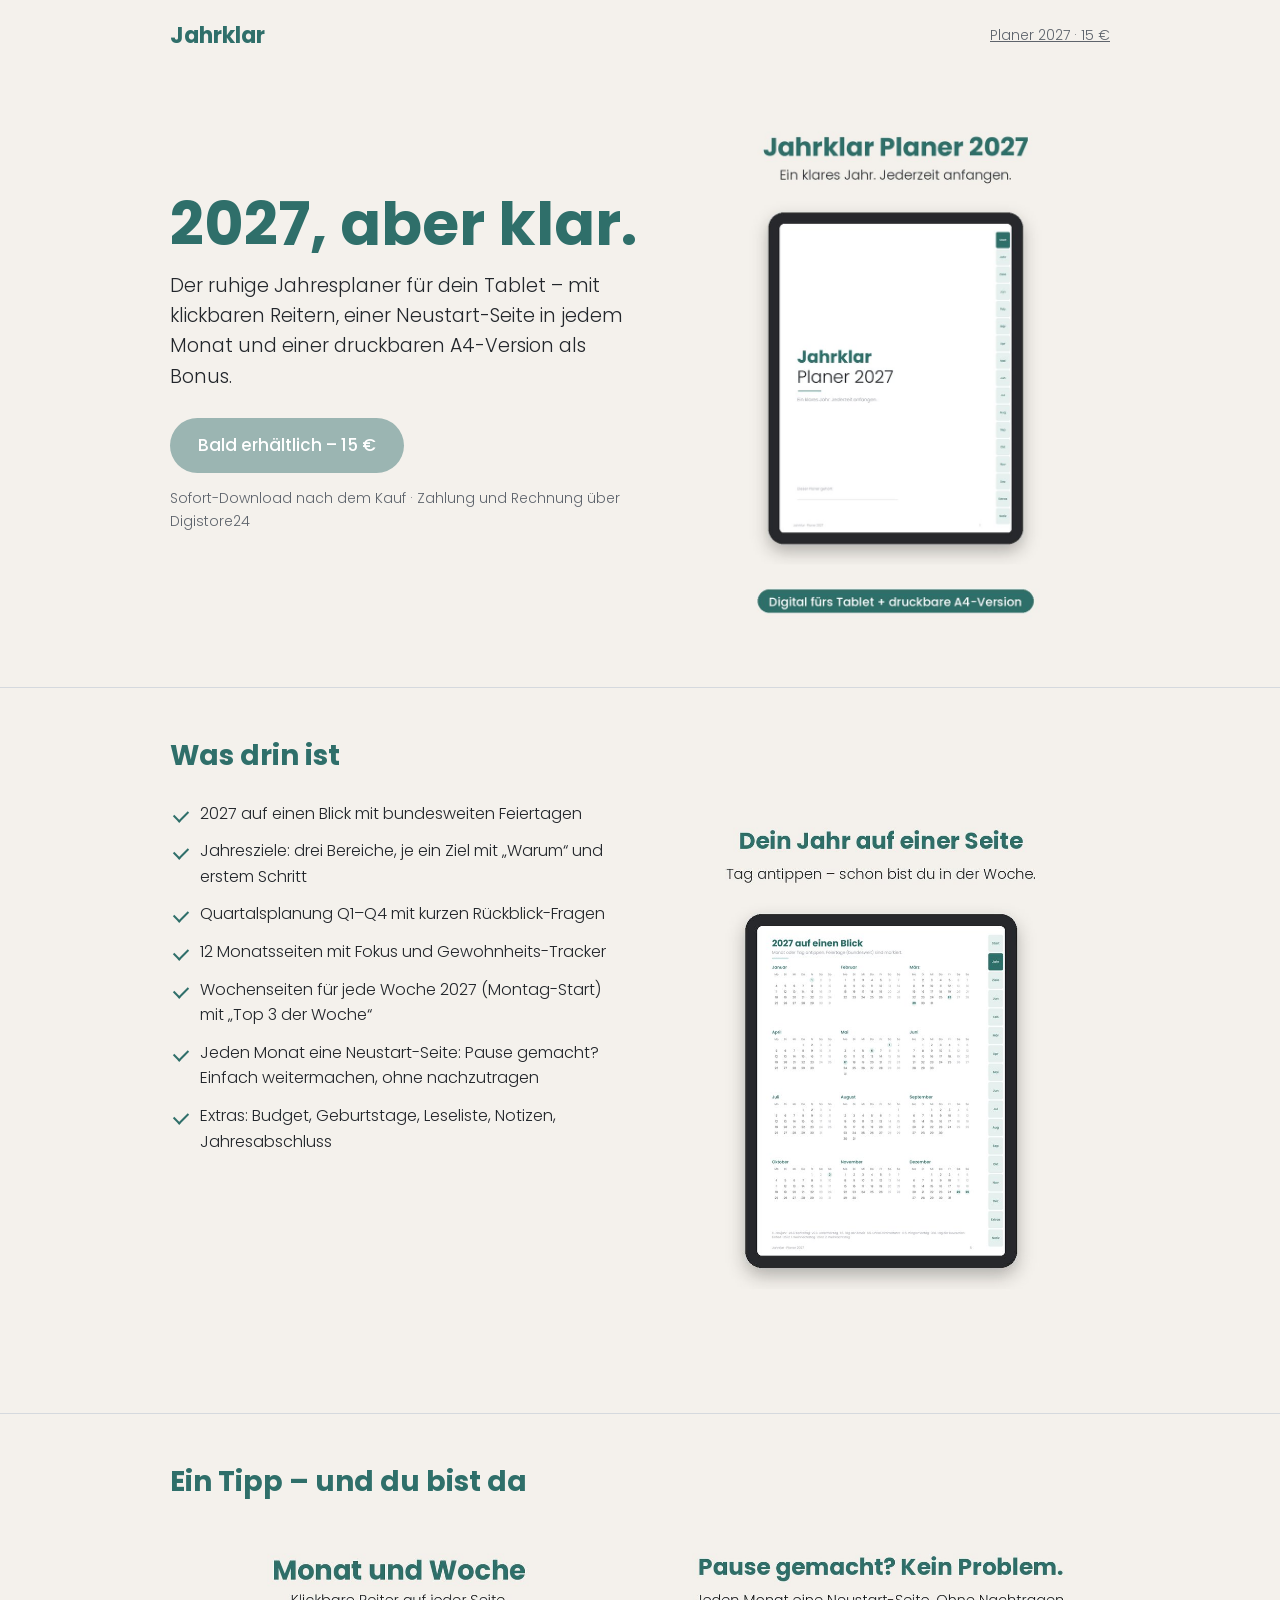
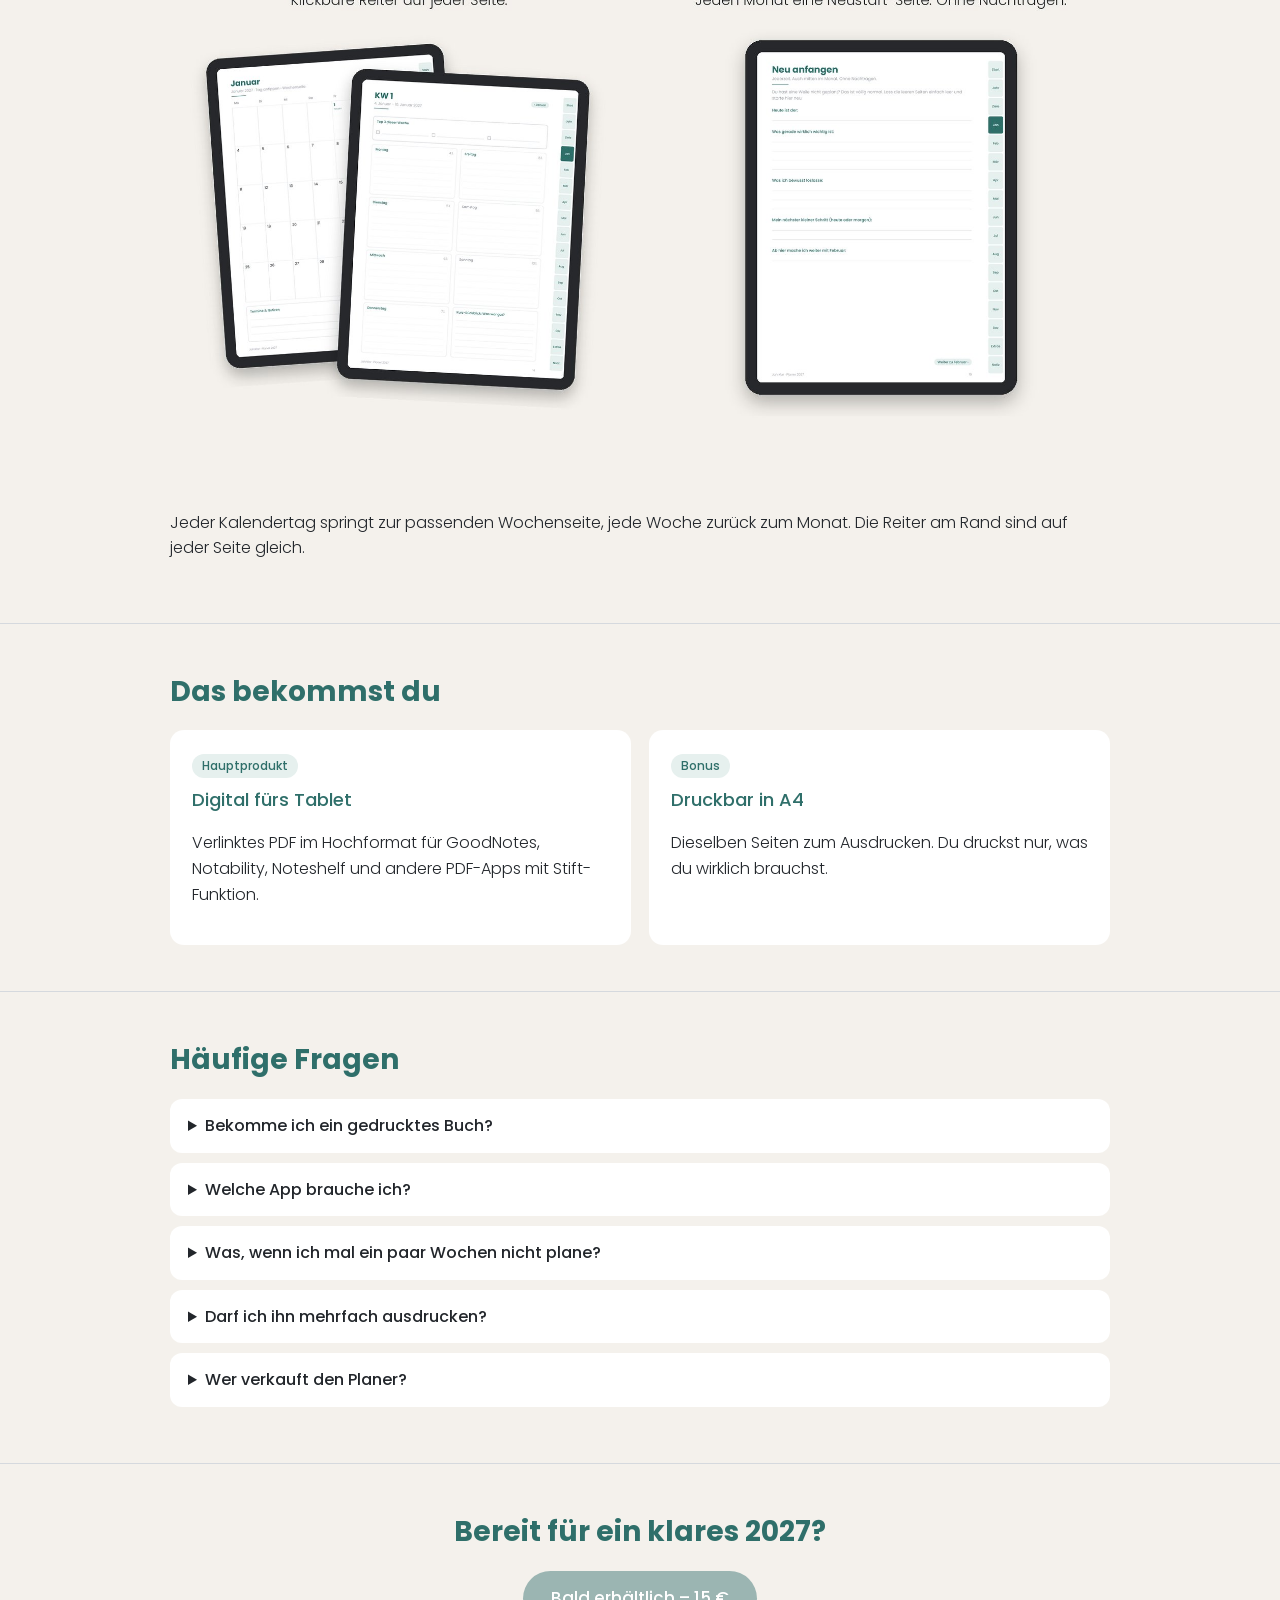
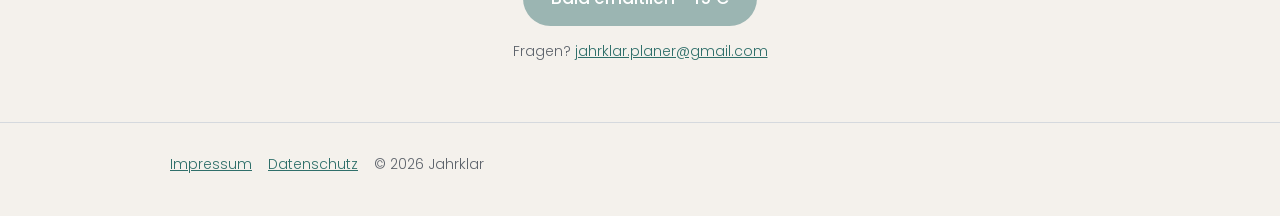
<file: jahrklar-website/index.html>
<!doctype html>
<html lang="de">
<head>
<meta charset="utf-8">
<meta name="viewport" content="width=device-width,initial-scale=1">
<title>Jahrklar Planer 2027 – digitaler Jahresplaner fürs Tablet + druckbar</title>
<meta name="description" content="Jahrklar Planer 2027: ruhiger Jahresplaner für GoodNotes, Notability & Co. mit klickbaren Reitern, plus druckbare A4-Version. Mit Neustart-Seite in jedem Monat.">
<link rel="stylesheet" href="style.css">
</head>
<body>
<header class="top"><div class="wrap"><a class="logo" href="/">Jahrklar</a><a href="#kaufen" class="small">Planer 2027 · 15 €</a></div></header>

<main>
<div class="wrap hero">
  <div>
    <h1>2027, aber klar.</h1>
    <p class="lead">Der ruhige Jahresplaner für dein Tablet – mit klickbaren Reitern, einer Neustart-Seite in jedem Monat und einer druckbaren A4-Version als Bonus.</p>
    <!-- KAUFLINK: sobald das Digistore24-Produkt steht, href eintragen und Klasse "off" entfernen -->
    <a class="btn off" id="kaufen" href="#kaufen" aria-disabled="true">Bald erhältlich – 15 €</a>
    <p class="small">Sofort-Download nach dem Kauf · Zahlung und Rechnung über Digistore24</p>
  </div>
  <img src="img/titel.jpg" alt="Jahrklar Planer 2027 auf einem Tablet: Titelseite mit klickbaren Monatsreitern" width="900" height="1125">
</div>

<section><div class="wrap">
  <h2>Was drin ist</h2>
  <div class="grid">
    <ul class="check">
      <li>2027 auf einen Blick mit bundesweiten Feiertagen</li>
      <li>Jahresziele: drei Bereiche, je ein Ziel mit „Warum“ und erstem Schritt</li>
      <li>Quartalsplanung Q1–Q4 mit kurzen Rückblick-Fragen</li>
      <li>12 Monatsseiten mit Fokus und Gewohnheits-Tracker</li>
      <li>Wochenseiten für jede Woche 2027 (Montag-Start) mit „Top 3 der Woche“</li>
      <li>Jeden Monat eine Neustart-Seite: Pause gemacht? Einfach weitermachen, ohne nachzutragen</li>
      <li>Extras: Budget, Geburtstage, Leseliste, Notizen, Jahresabschluss</li>
    </ul>
    <img src="img/jahr.jpg" alt="Jahresübersicht 2027 im Planer" width="900" height="1125" loading="lazy">
  </div>
</div></section>

<section><div class="wrap">
  <h2>Ein Tipp – und du bist da</h2>
  <div class="grid">
    <img src="img/monat-woche.jpg" alt="Monatsseite und Wochenseite im digitalen Planer" width="900" height="1125" loading="lazy">
    <img src="img/neustart.jpg" alt="Neustart-Seite: Jederzeit neu anfangen" width="900" height="1125" loading="lazy">
  </div>
  <p>Jeder Kalendertag springt zur passenden Wochenseite, jede Woche zurück zum Monat. Die Reiter am Rand sind auf jeder Seite gleich.</p>
</div></section>

<section><div class="wrap">
  <h2>Das bekommst du</h2>
  <div class="cards">
    <div class="card"><span class="tag">Hauptprodukt</span><h3>Digital fürs Tablet</h3><p>Verlinktes PDF im Hochformat für GoodNotes, Notability, Noteshelf und andere PDF-Apps mit Stift-Funktion.</p></div>
    <div class="card"><span class="tag">Bonus</span><h3>Druckbar in A4</h3><p>Dieselben Seiten zum Ausdrucken. Du druckst nur, was du wirklich brauchst.</p></div>
  </div>
</div></section>

<section><div class="wrap">
  <h2>Häufige Fragen</h2>
  <details><summary>Bekomme ich ein gedrucktes Buch?</summary><p>Nein. Du bekommst zwei PDF-Dateien zum Download: eine für dein Tablet und eine zum Ausdrucken.</p></details>
  <details><summary>Welche App brauche ich?</summary><p>Eine PDF-App, die Notizen und Links unterstützt, z. B. GoodNotes, Notability oder Noteshelf. Zum Ausdrucken reicht jeder Drucker.</p></details>
  <details><summary>Was, wenn ich mal ein paar Wochen nicht plane?</summary><p>Dafür gibt es in jedem Monat eine Neustart-Seite. Leere Seiten bleiben einfach leer.</p></details>
  <details><summary>Darf ich ihn mehrfach ausdrucken?</summary><p>Ja, für deinen persönlichen Gebrauch so oft du willst. Weitergabe und Weiterverkauf sind nicht erlaubt.</p></details>
  <details><summary>Wer verkauft den Planer?</summary><p>Der Verkauf läuft über Digistore24 als Wiederverkäufer. Dort bekommst du auch deine Rechnung und die Widerrufsbelehrung.</p></details>
</div></section>

<section class="cta"><div class="wrap">
  <h2>Bereit für ein klares 2027?</h2>
  <a class="btn off" href="#kaufen" aria-disabled="true">Bald erhältlich – 15 €</a>
  <p class="small">Fragen? <a href="mailto:jahrklar.planer@gmail.com">jahrklar.planer@gmail.com</a></p>
</div></section>
</main>

<footer><div class="wrap"><a href="impressum.html">Impressum</a><a href="datenschutz.html">Datenschutz</a><span>© 2026 Jahrklar</span></div></footer>
</body>
</html>
</file>
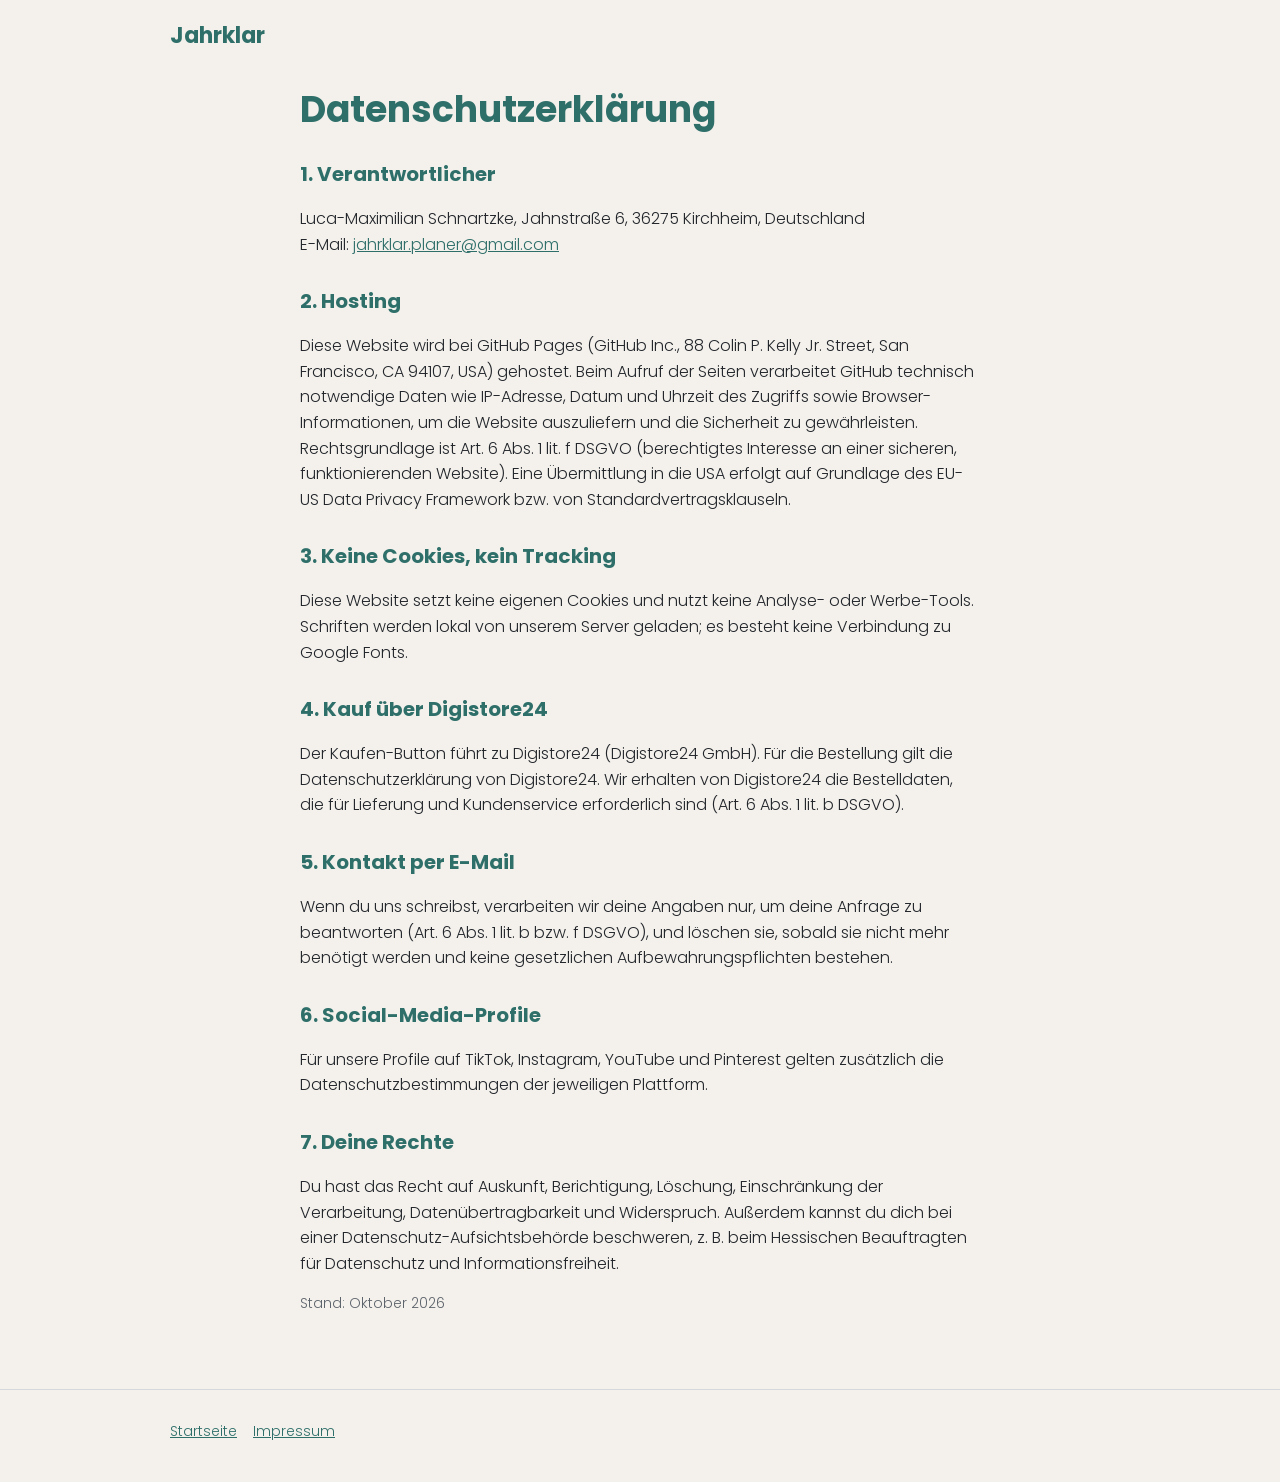
<file: jahrklar-website/datenschutz.html>
<!doctype html>
<html lang="de">
<head><meta charset="utf-8"><meta name="viewport" content="width=device-width,initial-scale=1"><title>Datenschutz – Jahrklar</title><meta name="robots" content="noindex"><link rel="stylesheet" href="style.css"></head>
<body>
<header class="top"><div class="wrap"><a class="logo" href="/">Jahrklar</a></div></header>
<main class="wrap legal">
<h1>Datenschutzerklärung</h1>
<h2>1. Verantwortlicher</h2>
<p>Luca-Maximilian Schnartzke, Jahnstraße 6, 36275 Kirchheim, Deutschland<br>E-Mail: <a href="mailto:jahrklar.planer@gmail.com">jahrklar.planer@gmail.com</a></p>
<h2>2. Hosting</h2>
<p>Diese Website wird bei GitHub Pages (GitHub Inc., 88 Colin P. Kelly Jr. Street, San Francisco, CA 94107, USA) gehostet. Beim Aufruf der Seiten verarbeitet GitHub technisch notwendige Daten wie IP-Adresse, Datum und Uhrzeit des Zugriffs sowie Browser-Informationen, um die Website auszuliefern und die Sicherheit zu gewährleisten. Rechtsgrundlage ist Art. 6 Abs. 1 lit. f DSGVO (berechtigtes Interesse an einer sicheren, funktionierenden Website). Eine Übermittlung in die USA erfolgt auf Grundlage des EU-US Data Privacy Framework bzw. von Standardvertragsklauseln.</p>
<h2>3. Keine Cookies, kein Tracking</h2>
<p>Diese Website setzt keine eigenen Cookies und nutzt keine Analyse- oder Werbe-Tools. Schriften werden lokal von unserem Server geladen; es besteht keine Verbindung zu Google Fonts.</p>
<h2>4. Kauf über Digistore24</h2>
<p>Der Kaufen-Button führt zu Digistore24 (Digistore24 GmbH). Für die Bestellung gilt die Datenschutzerklärung von Digistore24. Wir erhalten von Digistore24 die Bestelldaten, die für Lieferung und Kundenservice erforderlich sind (Art. 6 Abs. 1 lit. b DSGVO).</p>
<h2>5. Kontakt per E-Mail</h2>
<p>Wenn du uns schreibst, verarbeiten wir deine Angaben nur, um deine Anfrage zu beantworten (Art. 6 Abs. 1 lit. b bzw. f DSGVO), und löschen sie, sobald sie nicht mehr benötigt werden und keine gesetzlichen Aufbewahrungspflichten bestehen.</p>
<h2>6. Social-Media-Profile</h2>
<p>Für unsere Profile auf TikTok, Instagram, YouTube und Pinterest gelten zusätzlich die Datenschutzbestimmungen der jeweiligen Plattform.</p>
<h2>7. Deine Rechte</h2>
<p>Du hast das Recht auf Auskunft, Berichtigung, Löschung, Einschränkung der Verarbeitung, Datenübertragbarkeit und Widerspruch. Außerdem kannst du dich bei einer Datenschutz-Aufsichtsbehörde beschweren, z. B. beim Hessischen Beauftragten für Datenschutz und Informationsfreiheit.</p>
<p class="small">Stand: Oktober 2026</p>
</main>
<footer><div class="wrap"><a href="/">Startseite</a><a href="impressum.html">Impressum</a></div></footer>
</body></html>
</file>
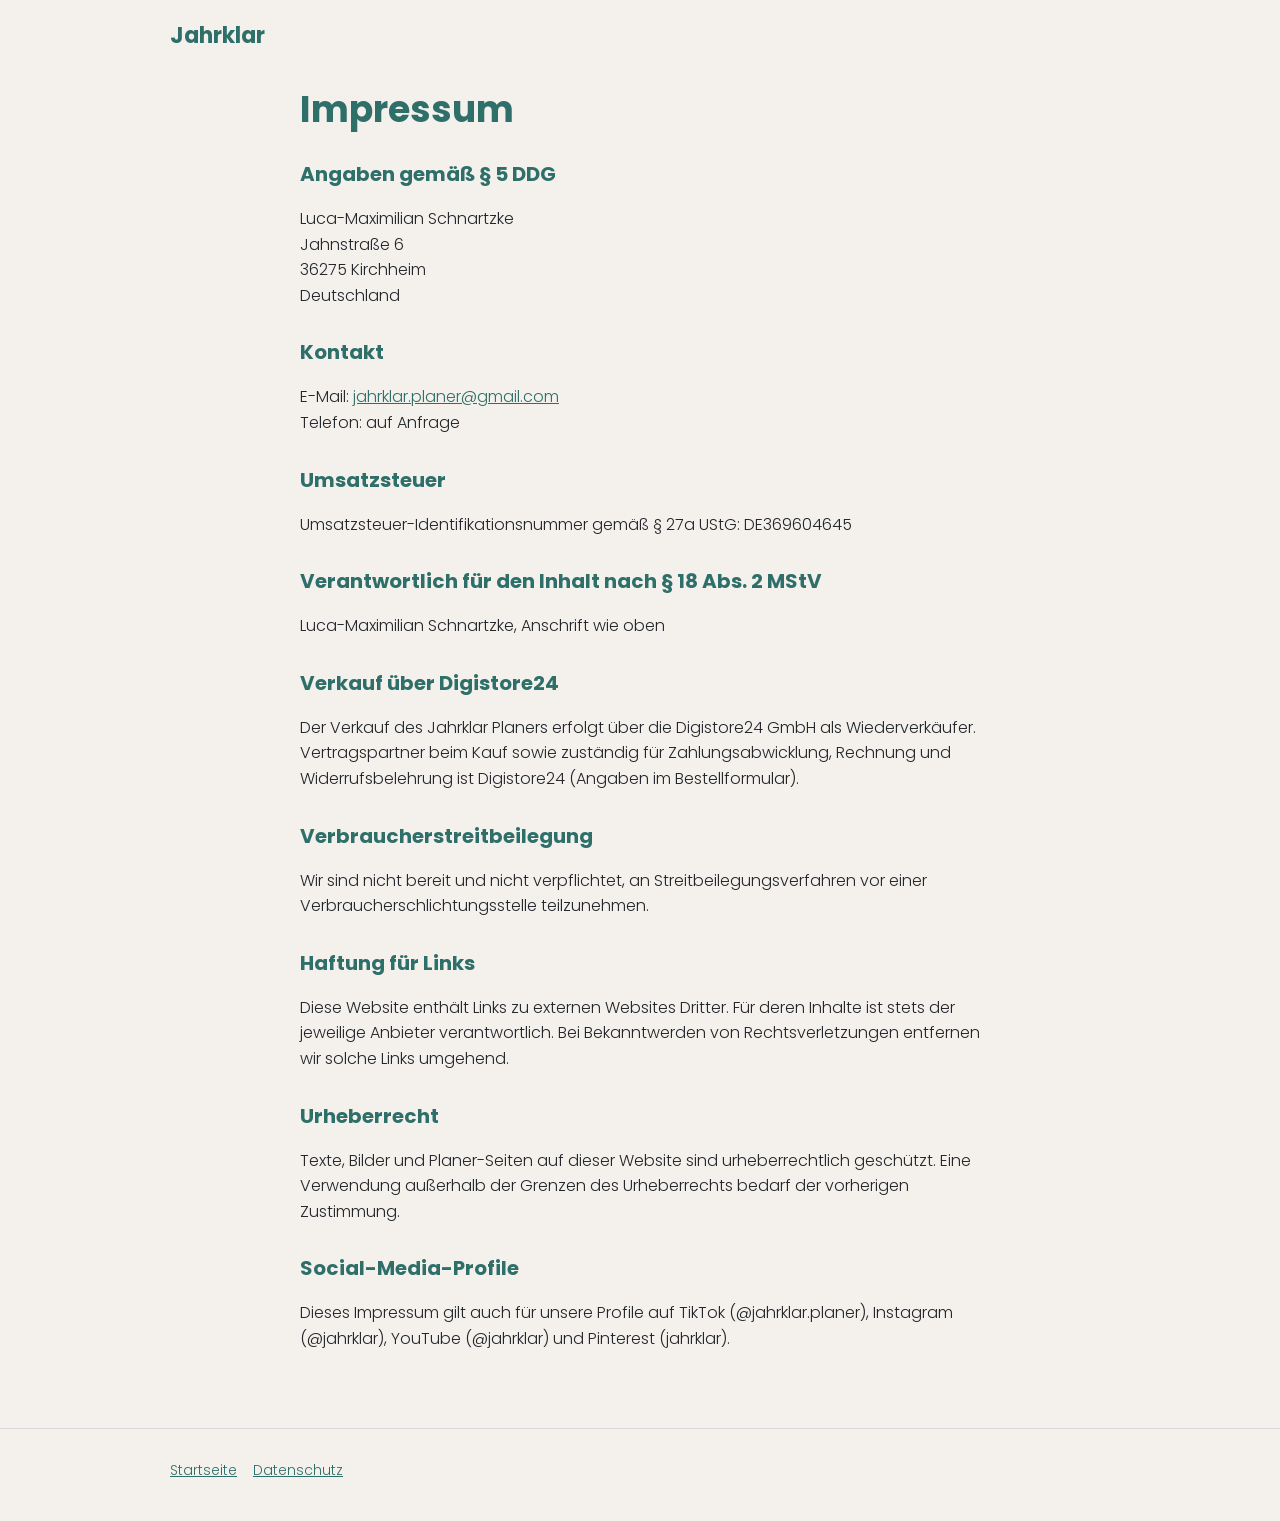
<file: jahrklar-website/impressum.html>
<!doctype html>
<html lang="de">
<head><meta charset="utf-8"><meta name="viewport" content="width=device-width,initial-scale=1"><title>Impressum – Jahrklar</title><meta name="robots" content="noindex"><link rel="stylesheet" href="style.css"></head>
<body>
<header class="top"><div class="wrap"><a class="logo" href="/">Jahrklar</a></div></header>
<main class="wrap legal">
<h1>Impressum</h1>
<h2>Angaben gemäß § 5 DDG</h2>
<p>Luca-Maximilian Schnartzke<br>Jahnstraße 6<br>36275 Kirchheim<br>Deutschland</p>
<h2>Kontakt</h2>
<p>E-Mail: <a href="mailto:jahrklar.planer@gmail.com">jahrklar.planer@gmail.com</a><br>Telefon: auf Anfrage</p>
<h2>Umsatzsteuer</h2>
<p>Umsatzsteuer-Identifikationsnummer gemäß § 27a UStG: DE369604645</p>
<h2>Verantwortlich für den Inhalt nach § 18 Abs. 2 MStV</h2>
<p>Luca-Maximilian Schnartzke, Anschrift wie oben</p>
<h2>Verkauf über Digistore24</h2>
<p>Der Verkauf des Jahrklar Planers erfolgt über die Digistore24 GmbH als Wiederverkäufer. Vertragspartner beim Kauf sowie zuständig für Zahlungsabwicklung, Rechnung und Widerrufsbelehrung ist Digistore24 (Angaben im Bestellformular).</p>
<h2>Verbraucherstreitbeilegung</h2>
<p>Wir sind nicht bereit und nicht verpflichtet, an Streitbeilegungsverfahren vor einer Verbraucherschlichtungsstelle teilzunehmen.</p>
<h2>Haftung für Links</h2>
<p>Diese Website enthält Links zu externen Websites Dritter. Für deren Inhalte ist stets der jeweilige Anbieter verantwortlich. Bei Bekanntwerden von Rechtsverletzungen entfernen wir solche Links umgehend.</p>
<h2>Urheberrecht</h2>
<p>Texte, Bilder und Planer-Seiten auf dieser Website sind urheberrechtlich geschützt. Eine Verwendung außerhalb der Grenzen des Urheberrechts bedarf der vorherigen Zustimmung.</p>
<h2>Social-Media-Profile</h2>
<p>Dieses Impressum gilt auch für unsere Profile auf TikTok (@jahrklar.planer), Instagram (@jahrklar), YouTube (@jahrklar) und Pinterest (jahrklar).</p>
</main>
<footer><div class="wrap"><a href="/">Startseite</a><a href="datenschutz.html">Datenschutz</a></div></footer>
</body></html>
</file>
<file: jahrklar-website/style.css>
@font-face{font-family:Poppins;font-weight:300;src:url(fonts/Poppins-Light.ttf)}
@font-face{font-family:Poppins;font-weight:400;src:url(fonts/Poppins-Regular.ttf)}
@font-face{font-family:Poppins;font-weight:500;src:url(fonts/Poppins-Medium.ttf)}
@font-face{font-family:Poppins;font-weight:700;src:url(fonts/Poppins-Bold.ttf)}
:root{--acc:#2F6F6A;--acc2:#E6F0EE;--ink:#22262B;--grey:#5E646C;--bg:#F4F1EC;--line:#D5D9DE}
*{box-sizing:border-box}
body{margin:0;font-family:Poppins,system-ui,sans-serif;font-weight:300;color:var(--ink);background:var(--bg);line-height:1.6}
a{color:var(--acc)}
.wrap{max-width:980px;margin:0 auto;padding:0 20px}
header.top{padding:18px 0}
header.top .wrap{display:flex;justify-content:space-between;align-items:center}
.logo{font-weight:700;color:var(--acc);font-size:22px;text-decoration:none}
.hero{display:grid;grid-template-columns:1.1fr 1fr;gap:40px;align-items:center;padding:30px 20px 50px}
h1{font-size:clamp(38px,6vw,60px);line-height:1.08;margin:0 0 14px;color:var(--acc);font-weight:700}
h2{font-size:28px;color:var(--acc);font-weight:700;margin:0 0 16px}
.lead{font-size:19px;margin:0 0 26px}
.btn{display:inline-block;background:var(--acc);color:#fff;text-decoration:none;font-weight:500;padding:14px 28px;border-radius:40px;font-size:17px}
.btn.off{background:#9BB5B2;cursor:default}
.small{font-size:14px;color:var(--grey)}
.hero img{width:100%;height:auto;border-radius:16px}
section{padding:46px 0;border-top:1px solid var(--line)}
.grid{display:grid;grid-template-columns:repeat(2,1fr);gap:24px}
.grid img{width:100%;height:auto;border-radius:12px}
ul.check{list-style:none;padding:0;margin:0}
ul.check li{padding:6px 0 6px 30px;position:relative}
ul.check li:before{content:"";position:absolute;left:4px;top:15px;width:12px;height:7px;border-left:2px solid var(--acc);border-bottom:2px solid var(--acc);transform:rotate(-45deg)}
.cards{display:grid;grid-template-columns:repeat(2,1fr);gap:18px}
.card{background:#fff;border-radius:14px;padding:22px}
.card h3{margin:0 0 6px;font-weight:500;color:var(--acc);font-size:18px}
.card .tag{display:inline-block;font-size:12px;font-weight:500;background:var(--acc2);color:var(--acc);padding:2px 10px;border-radius:20px;margin-bottom:8px}
details{background:#fff;border-radius:12px;padding:14px 18px;margin-bottom:10px}
summary{font-weight:500;cursor:pointer}
.cta{text-align:center}
footer{padding:30px 0 40px;font-size:14px;color:var(--grey);border-top:1px solid var(--line)}
footer a{margin-right:16px}
.legal{max-width:720px;padding:20px 20px 60px}
.legal h1{font-size:36px}
.legal h2{font-size:20px;margin-top:28px}
@media(max-width:760px){.hero,.grid,.cards{grid-template-columns:1fr}.hero{padding-top:10px}}
</file>
